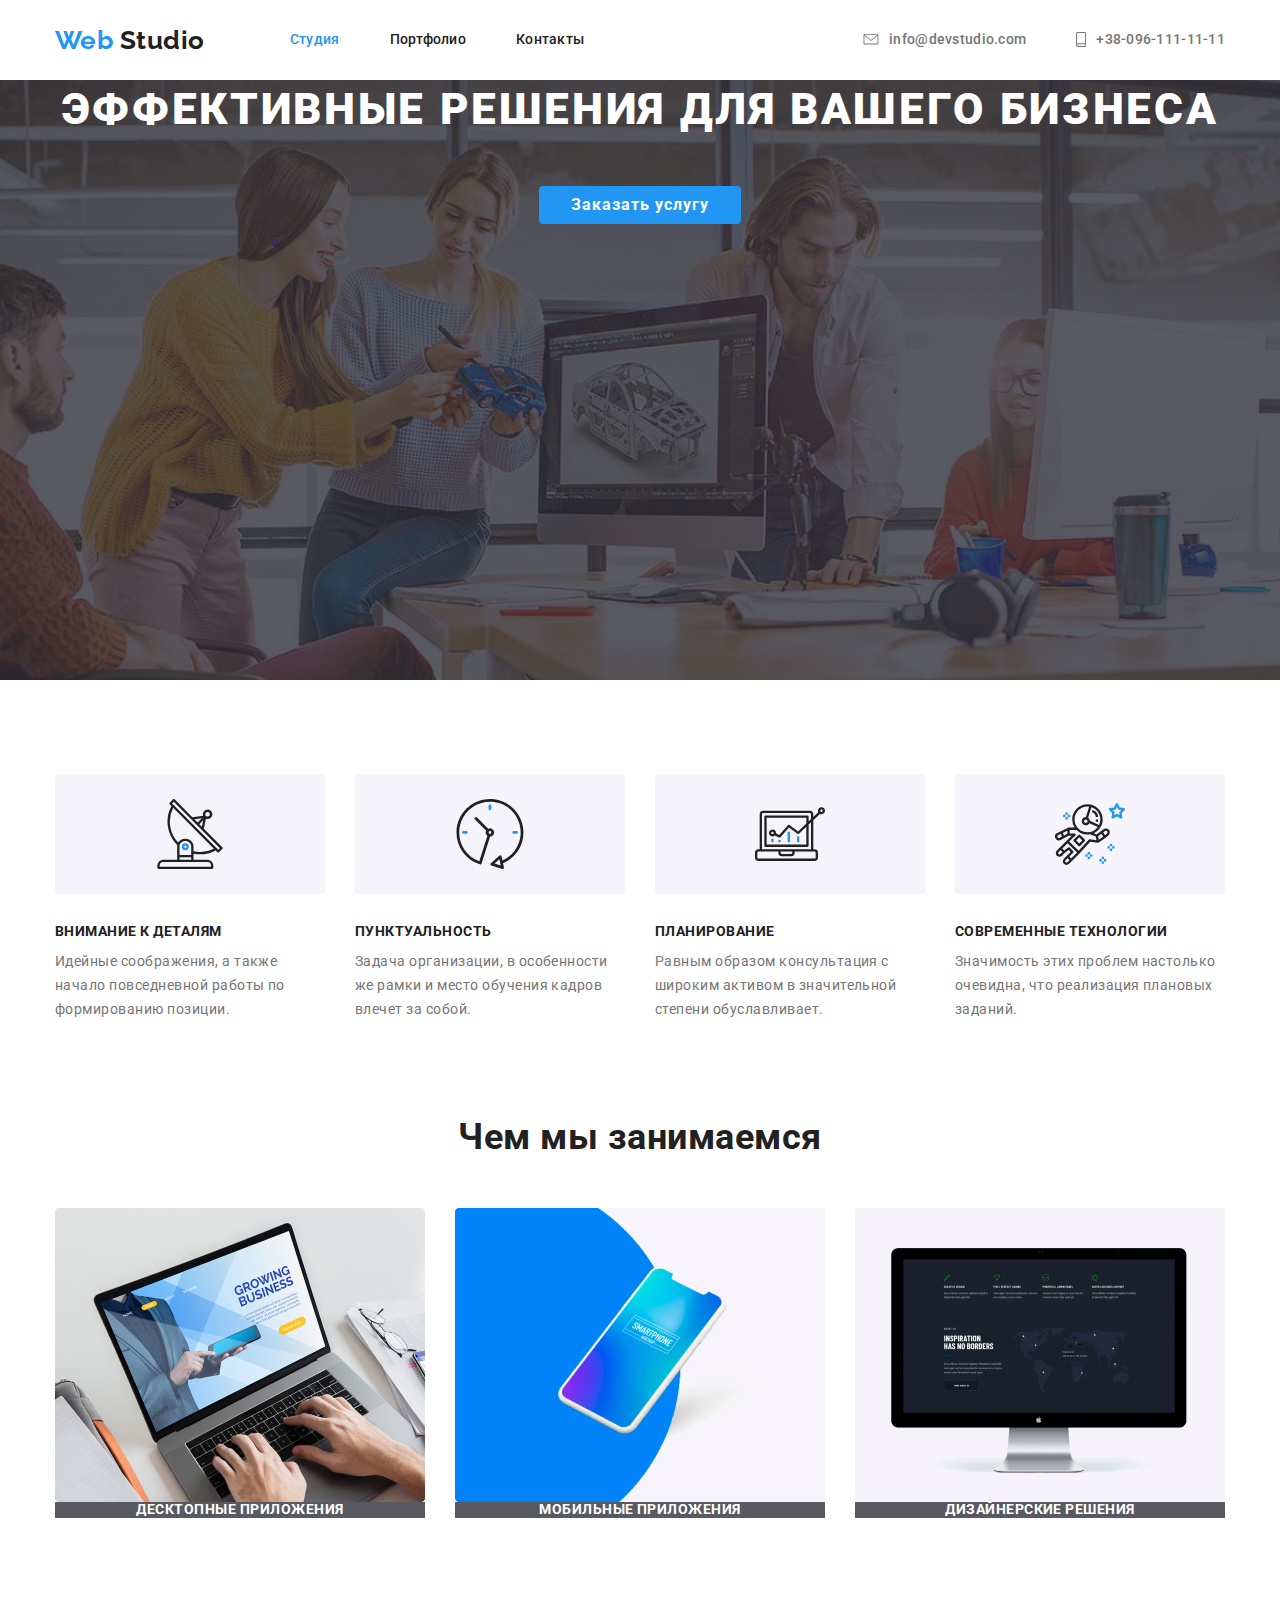
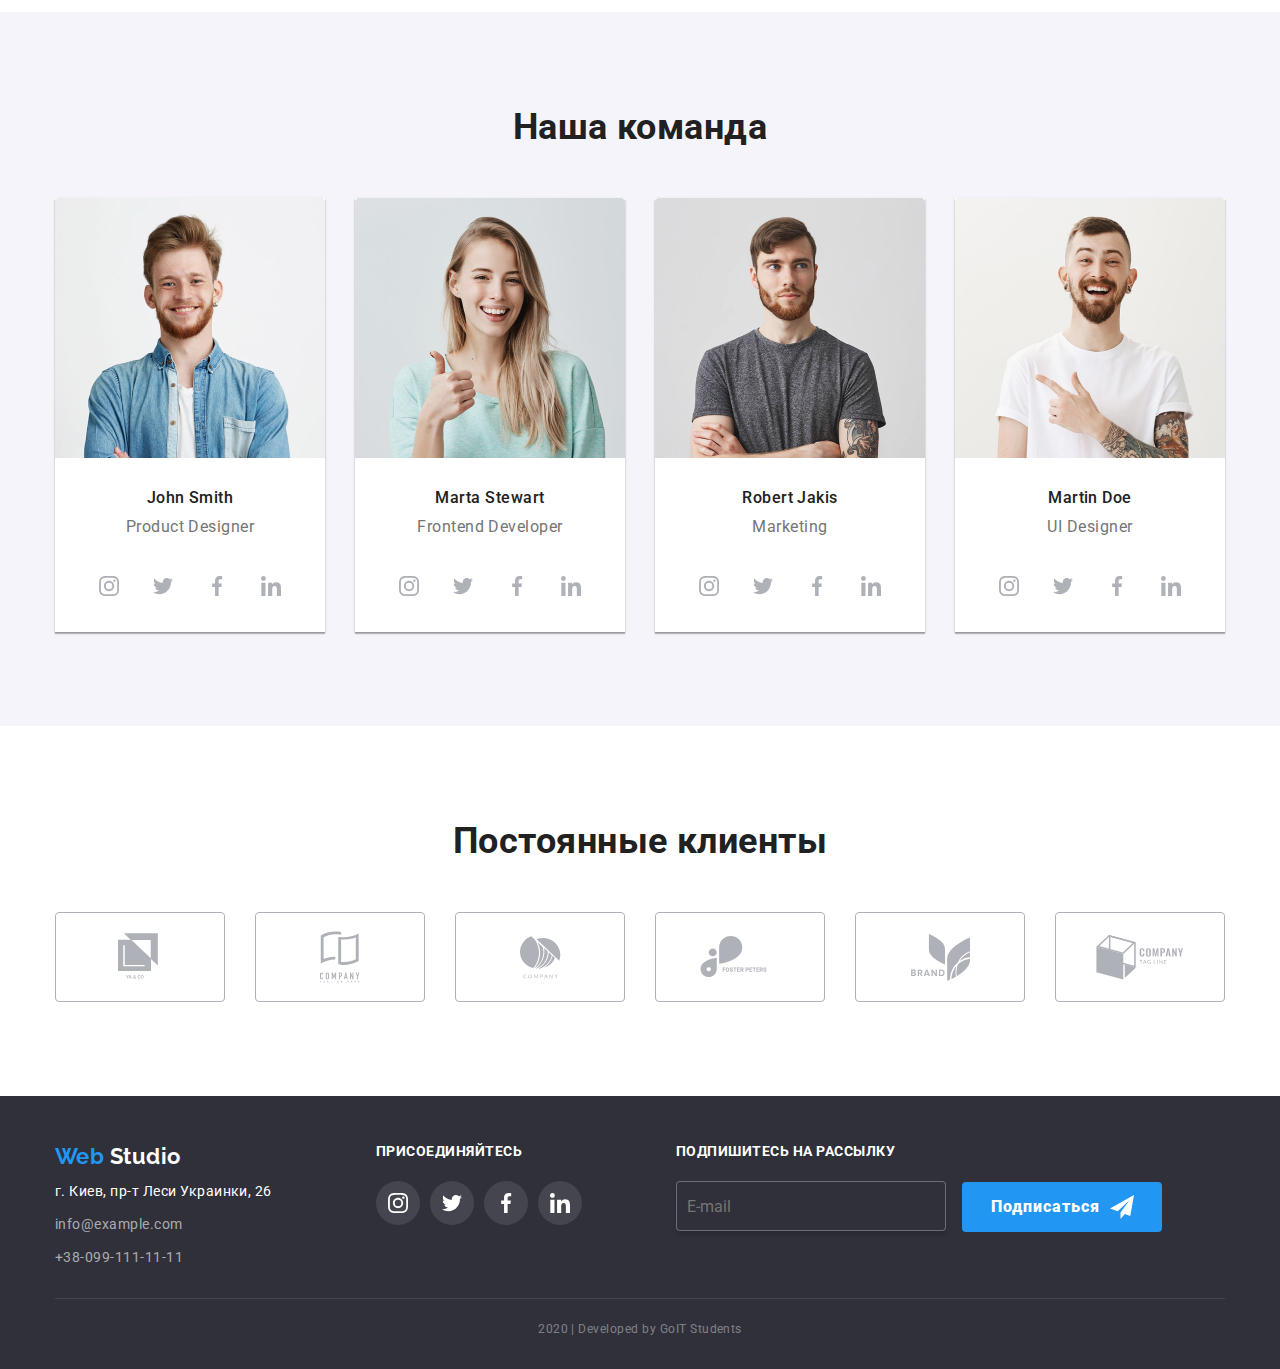
<file: index.html>
<!DOCTYPE html>
<html lang="ru">
  <head>
    <meta charset="UTF-8" />
    <meta name="viewport" content="width=device-width, initial-scale=1.0" />
    <title>web studio</title>
    <link
      href="https://fonts.googleapis.com/css2?family=Raleway:wght@700&family=Roboto:wght@400;500;700;900&display=swap"
      rel="stylesheet"
    />
    <link
      rel="stylesheet"
      href="https://cdnjs.cloudflare.com/ajax/libs/modern-normalize/0.6.0/modern-normalize.min.css"
    />
    <link rel="stylesheet" href="./css/styles.css" />
  </head>
  <body>
    <!-- Шапка сайта -->
    <header class="header">
      <div class="container style-header">
        <a href="./index.html" class="logo"> <span>web</span> studio </a>
        <nav>
          <ul class="navig">
            <li class="style">
              <a href="./index.html" class="link link-current">Студия</a>
            </li>
            <li class="style">
              <a href="./portfolio.html" class="link">Портфолио</a>
            </li>
            <li class="style"><a href="#" class="link">Контакты</a></li>
          </ul>
        </nav>
        <div class="contact">
          <ul class="navig">
            <li class="style">
              <a href="mailto:info@devstudio.com" class="link link-contact">
                <svg class="icon" width="16" height="11.2">
                  <use href="./images/sprite.svg#envelope"></use>
                </svg>
                info@devstudio.com</a
              >
            </li>
            <li class="style">
              <a href="tel:+380961111111" class="link link-contact">
                <svg class="icon" width="10" height="15">
                  <use href="./images/sprite.svg#smartphone"></use>
                </svg>
                +38-096-111-11-11</a
              >
            </li>
          </ul>
        </div>
      </div>
    </header>
    <main>
      <!-- Главный банер -->
      <section class="hero">
        <div class="container">
          <h1>эффективные решения для вашего бизнеса</h1>
          <button type="button" class="button">Заказать услугу</button>
        </div>
      </section>
      <!-- Особенности -->
      <section class="features">
        <div class="container">
          <h2>Особенности</h2>
          <ul>
            <li>
              <div class="background">
                <svg class="icon">
                  <use href="./images/sprite.svg#antenna"></use>
                </svg>
              </div>
              <h3>Внимание к деталям</h3>
              <p>
                Идейные соображения, а также начало повседневной работы по
                формированию позиции.
              </p>
            </li>
            <li>
              <div class="background">
                <svg class="icon">
                  <use href="./images/sprite.svg#clock"></use>
                </svg>
              </div>
              <h3>Пунктуальность</h3>
              <p>
                Задача организации, в особенности же рамки и место обучения
                кадров влечет за собой.
              </p>
            </li>
            <li>
              <div class="background">
                <svg class="icon">
                  <use href="./images/sprite.svg#diagram"></use>
                </svg>
              </div>
              <h3>Планирование</h3>
              <p>
                Равным образом консультация с широким активом в значительной
                степени обуславливает.
              </p>
            </li>
            <li>
              <div class="background">
                <svg class="icon">
                  <use href="./images/sprite.svg#astronaut"></use>
                </svg>
              </div>
              <h3>Современные технологии</h3>
              <p>
                Значимость этих проблем настолько очевидна, что реализация
                плановых заданий.
              </p>
            </li>
          </ul>
        </div>
      </section>
      <!-- Род занятий -->
      <section class="occupation">
        <div class="container">
          <h2>Чем мы занимаемся</h2>
          <ul>
            <li>
              <a href="#"
                ><img
                  src="./images/box1.jpg"
                  alt="Десктопные приложения"
                  width="370"
                  height="294"
              /></a>
              <h3>Десктопные приложения</h3>
            </li>
            <li>
              <a href="#"
                ><img
                  src="./images/box2.jpg"
                  alt="Мобильные приложения"
                  width="370"
                  height="294"
              /></a>
              <h3>Мобильные приложения</h3>
            </li>
            <li>
              <a href="#"
                ><img
                  src="./images/box3.jpg"
                  alt="Дизайнерские решения"
                  width="370"
                  height="294"
              /></a>
              <h3>Дизайнерские решения</h3>
            </li>
          </ul>
        </div>
      </section>
      <!-- Команда разработчиков -->
      <section class="team">
        <div class="container">
          <h2>Наша команда</h2>
          <ul class="card">
            <li>
              <img
                src="./images/john_smith.jpg"
                alt="John Smith"
                width="270"
                height="260"
              />
              <h3>John Smith</h3>
              <p>Product Designer</p>
              <ul class="social">
                <li>
                  <a href="https://www.instagram.com" class="social-link">
                    <svg width="20" height="20">
                      <use href="./images/sprite.svg#instagram"></use>
                    </svg>
                  </a>
                </li>
                <li>
                  <a href="https://www.twitter.com" class="social-link">
                    <svg width="20" height="20">
                      <use href="./images/sprite.svg#twitter"></use>
                    </svg>
                  </a>
                </li>
                <li>
                  <a href="https://www.facebook.com" class="social-link">
                    <svg width="20" height="20">
                      <use href="./images/sprite.svg#facebook"></use>
                    </svg>
                  </a>
                </li>
                <li>
                  <a href="https://www.linkedin.com" class="social-link">
                    <svg width="20" height="20">
                      <use href="./images/sprite.svg#linkedin"></use>
                    </svg>
                  </a>
                </li>
              </ul>
            </li>
            <li>
              <img
                src="./images/marta_stewart.jpg"
                alt="Marta Stewart"
                width="270"
                height="260"
              />
              <h3>Marta Stewart</h3>
              <p>Frontend Developer</p>
              <ul class="social">
                <li>
                  <a href="https://www.instagram.com" class="social-link">
                    <svg width="20" height="20">
                      <use href="./images/sprite.svg#instagram"></use>
                    </svg>
                  </a>
                </li>
                <li>
                  <a href="https://www.twitter.com" class="social-link">
                    <svg width="20" height="20">
                      <use href="./images/sprite.svg#twitter"></use>
                    </svg>
                  </a>
                </li>
                <li>
                  <a href="https://www.facebook.com" class="social-link">
                    <svg width="20" height="20">
                      <use href="./images/sprite.svg#facebook"></use>
                    </svg>
                  </a>
                </li>
                <li>
                  <a href="https://www.linkedin.com" class="social-link">
                    <svg width="20" height="20">
                      <use href="./images/sprite.svg#linkedin"></use>
                    </svg>
                  </a>
                </li>
              </ul>
            </li>
            <li>
              <img
                src="./images/robert_jakis.jpg"
                alt="Robert Jakis"
                width="270"
                height="260"
              />
              <h3>Robert Jakis</h3>
              <p>Marketing</p>
              <ul class="social">
                <li>
                  <a href="https://www.instagram.com" class="social-link">
                    <svg width="20" height="20">
                      <use href="./images/sprite.svg#instagram"></use>
                    </svg>
                  </a>
                </li>
                <li>
                  <a href="https://www.twitter.com" class="social-link">
                    <svg width="20" height="20">
                      <use href="./images/sprite.svg#twitter"></use>
                    </svg>
                  </a>
                </li>
                <li>
                  <a href="https://www.facebook.com" class="social-link">
                    <svg width="20" height="20">
                      <use href="./images/sprite.svg#facebook"></use>
                    </svg>
                  </a>
                </li>
                <li>
                  <a href="https://www.linkedin.com" class="social-link">
                    <svg width="20" height="20">
                      <use href="./images/sprite.svg#linkedin"></use>
                    </svg>
                  </a>
                </li>
              </ul>
            </li>
            <li>
              <img
                src="./images/martin_doe.jpg"
                alt="Martin Doe"
                width="270"
                height="260"
              />
              <h3>Martin Doe</h3>
              <p>UI Designer</p>
              <ul class="social">
                <li>
                  <a href="https://www.instagram.com" class="social-link">
                    <svg width="20" height="20">
                      <use href="./images/sprite.svg#instagram"></use>
                    </svg>
                  </a>
                </li>
                <li>
                  <a href="https://www.twitter.com" class="social-link">
                    <svg width="20" height="20">
                      <use href="./images/sprite.svg#twitter"></use>
                    </svg>
                  </a>
                </li>
                <li>
                  <a href="https://www.facebook.com" class="social-link">
                    <svg width="20" height="20">
                      <use href="./images/sprite.svg#facebook"></use>
                    </svg>
                  </a>
                </li>
                <li>
                  <a href="https://www.linkedin.com" class="social-link">
                    <svg width="20" height="20">
                      <use href="./images/sprite.svg#linkedin"></use>
                    </svg>
                  </a>
                </li>
              </ul>
            </li>
          </ul>
        </div>
      </section>
      <!-- Ссылки на партнеров -->
      <section class="customer">
        <div class="container">
          <h2>Постоянные клиенты</h2>
          <ul>
            <li>
              <a href="#" class="customer-link">
                <svg width="44" height="49">
                  <use href="./images/sprite.svg#logo-1"></use>
                </svg>
              </a>
            </li>
            <li>
              <a href="#" class="customer-link">
                <svg width="40" height="52">
                  <use href="./images/sprite.svg#logo-2"></use>
                </svg>
              </a>
            </li>
            <li>
              <a href="#" class="customer-link">
                <svg width="41" height="43">
                  <use href="./images/sprite.svg#logo-3"></use>
                </svg>
              </a>
            </li>
            <li>
              <a href="#" class="customer-link">
                <svg width="80" height="42">
                  <use href="./images/sprite.svg#logo-4"></use>
                </svg>
              </a>
            </li>
            <li>
              <a href="#" class="customer-link">
                <svg width="59" height="47">
                  <use href="./images/sprite.svg#logo-5"></use>
                </svg>
              </a>
            </li>
            <li>
              <a href="#" class="customer-link">
                <svg width="88" height="45">
                  <use href="./images/sprite.svg#logo-6"></use>
                </svg>
              </a>
            </li>
          </ul>
        </div>
      </section>
    </main>
    <!-- Подвал сайта -->
    <footer class="footer">
      <div class="container">
        <div class="footer-style">
          <div class="contacts-style">
            <a href="./index.html" class="footer-logo"
              ><span>web</span> studio</a
            >
            <address>
              <ul>
                <li class="address">г. Киев, пр-т Леси Украинки, 26</li>
                <li>
                  <a class="mail" href="mailto:info@example.com"
                    >info@example.com</a
                  >
                </li>
                <li>
                  <a class="tel" href="tel:+380991111111">+38-099-111-11-11</a>
                </li>
              </ul>
            </address>
          </div>
          <div class="social-style">
            <b>присоединяйтесь</b>
            <ul class="social">
              <li>
                <a href="https://www.instagram.com" class="main-link">
                  <svg width="20" height="20">
                    <use href="./images/sprite.svg#instagram"></use>
                  </svg>
                </a>
              </li>
              <li>
                <a href="https://www.twitter.com" class="main-link">
                  <svg width="20" height="20">
                    <use href="./images/sprite.svg#twitter"></use>
                  </svg>
                </a>
              </li>
              <li>
                <a href="https://www.facebook.com" class="main-link">
                  <svg width="20" height="20">
                    <use href="./images/sprite.svg#facebook"></use>
                  </svg>
                </a>
              </li>
              <li>
                <a href="https://www.linkedin.com" class="main-link">
                  <svg width="20" height="20">
                    <use href="./images/sprite.svg#linkedin"></use>
                  </svg>
                </a>
              </li>
            </ul>
          </div>
          <div class="form-stule">
            <b>подпишитесь на рассылку</b>
            <input type="email" placeholder="E-mail" value="" name="email" />
            <button type="button" class="button-footer">Подписаться</button>
          </div>
        </div>
        <div><p>2020 | Developed by GoIT Students</p></div>
      </div>
    </footer>
  </body>
</html>
</file>
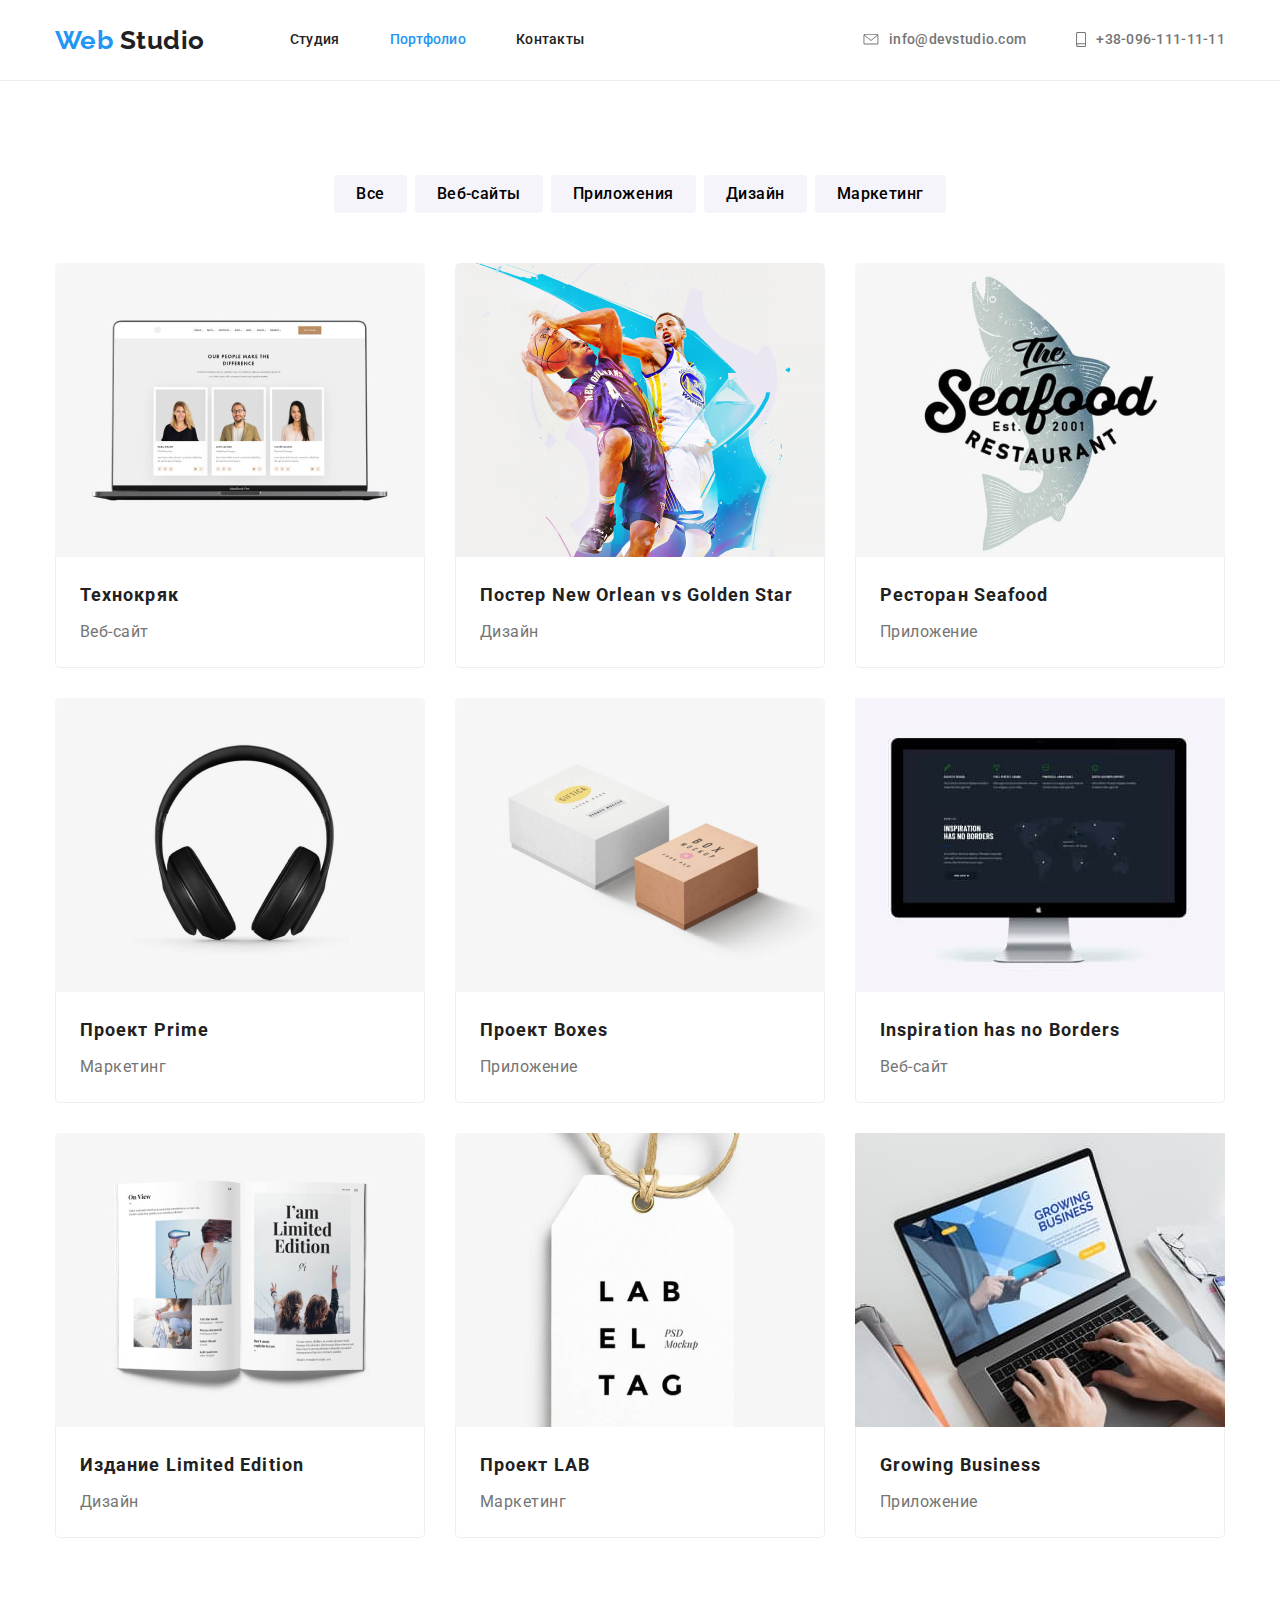
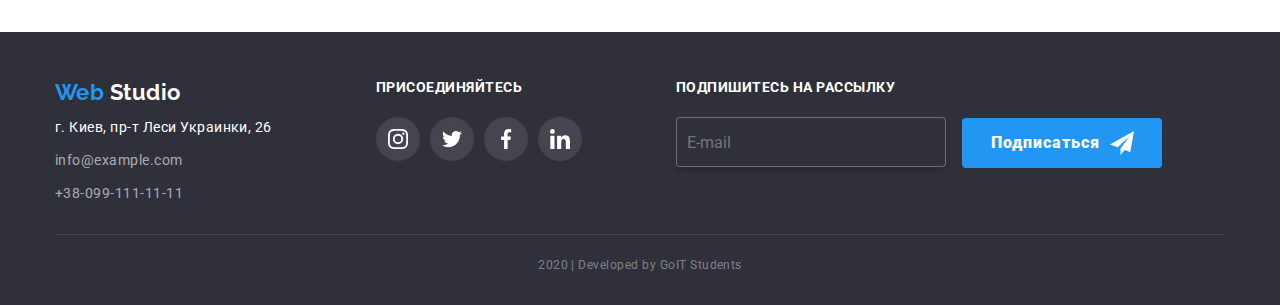
<file: portfolio.html>
<!DOCTYPE html>
<html lang="ru">
  <head>
    <meta charset="UTF-8" />
    <meta name="viewport" content="width=device-width, initial-scale=1.0" />
    <title>web studio</title>
    <link
      href="https://fonts.googleapis.com/css2?family=Raleway:wght@700&family=Roboto:wght@400;500;700;900&display=swap"
      rel="stylesheet"
    />
    <link
      rel="stylesheet"
      href="https://cdnjs.cloudflare.com/ajax/libs/modern-normalize/0.6.0/modern-normalize.min.css"
    />
    <link rel="stylesheet" href="./css/styles.css" />
  </head>
  <body>
    <!-- Шапка сайта -->
    <header class="header">
      <div class="container style-header">
        <a href="./index.html" class="logo"> <span>web</span> studio </a>
        <nav>
          <ul class="navig">
            <li class="style">
              <a href="./index.html" class="link">Студия</a>
            </li>
            <li class="style">
              <a href="./portfolio.html" class="link link-current">Портфолио</a>
            </li>
            <li class="style"><a href="#" class="link">Контакты</a></li>
          </ul>
        </nav>
        <div class="contact">
          <ul class="navig">
            <li class="style">
              <a href="mailto:info@devstudio.com" class="link link-contact">
                <svg class="icon" width="16" height="11.2">
                  <use href="./images/sprite.svg#envelope"></use>
                </svg>
                info@devstudio.com</a
              >
            </li>
            <li class="style">
              <a href="tel:+380961111111" class="link link-contact">
                <svg class="icon" width="10" height="15">
                  <use href="./images/sprite.svg#smartphone"></use>
                </svg>
                +38-096-111-11-11</a
              >
            </li>
          </ul>
        </div>
      </div>
    </header>
    <main>
      <!-- Портфолио -->
      <section class="portfolio">
        <div class="container">
          <h1>Портфолио</h1>
          <ul class="choice">
            <li>
              <button type="button" class="choice-button">Все</button>
            </li>
            <li>
              <button type="button" class="choice-button">Веб-сайты</button>
            </li>
            <li>
              <button type="button" class="choice-button">Приложения</button>
            </li>
            <li>
              <button type="button" class="choice-button">Дизайн</button>
            </li>
            <li>
              <button type="button" class="choice-button">Маркетинг</button>
            </li>
          </ul>
          <ul class="choice-card">
            <li class="card-style">
              <a href="#">
                <img
                  src="./images/img_1.jpg"
                  alt="Ноутбук"
                  width="370"
                  height="294"
                />
                <div class="card-content">
                  <h2>Технокряк</h2>
                  <p>Веб-сайт</p>
                  <p class="text">
                    Технокряк это современная площадка распространения
                    коронавируса. Компании используют эту платформу для
                    цифрового шпионажа и атак на защищённые сервера конкурентов.
                  </p>
                </div>
              </a>
            </li>
            <li class="card-style">
              <a href="#">
                <img
                  src="./images/img_2.jpg"
                  alt="Баскетбол"
                  width="370"
                  height="294"
                />
                <div class="card-content">
                  <h2>Постер New Orlean vs Golden Star</h2>
                  <p>Дизайн</p>
                  <p class="text">
                    Технокряк это современная площадка распространения
                    коронавируса. Компании используют эту платформу для
                    цифрового шпионажа и атак на защищённые сервера конкурентов.
                  </p>
                </div>
              </a>
            </li>
            <li class="card-style">
              <a href="#">
                <img
                  src="./images/img_3.jpg"
                  alt="Рыба"
                  width="370"
                  height="294"
                />
                <div class="card-content">
                  <h2>Ресторан Seafood</h2>
                  <p>Приложение</p>
                  <p class="text">
                    Технокряк это современная площадка распространения
                    коронавируса. Компании используют эту платформу для
                    цифрового шпионажа и атак на защищённые сервера конкурентов.
                  </p>
                </div>
              </a>
            </li>
            <li class="card-style">
              <a href="#">
                <img
                  src="./images/img_4.jpg"
                  alt="Наушники"
                  width="370"
                  height="294"
                />
                <div class="card-content">
                  <h2>Проект Prime</h2>
                  <p>Маркетинг</p>
                  <p class="text">
                    Технокряк это современная площадка распространения
                    коронавируса. Компании используют эту платформу для
                    цифрового шпионажа и атак на защищённые сервера конкурентов.
                  </p>
                </div>
              </a>
            </li>
            <li class="card-style">
              <a href="#">
                <img
                  src="./images/img_5.jpg"
                  alt="Две коробки"
                  width="370"
                  height="294"
                />
                <div class="card-content">
                  <h2>Проект Boxes</h2>
                  <p>Приложение</p>
                  <p class="text">
                    Технокряк это современная площадка распространения
                    коронавируса. Компании используют эту платформу для
                    цифрового шпионажа и атак на защищённые сервера конкурентов.
                  </p>
                </div>
              </a>
            </li>
            <li class="card-style">
              <a href="#">
                <img
                  src="./images/img_6.jpg"
                  alt="Монитор"
                  width="370"
                  height="294"
                />
                <div class="card-content">
                  <h2>Inspiration has no Borders</h2>
                  <p>Веб-сайт</p>
                  <p class="text">
                    Технокряк это современная площадка распространения
                    коронавируса. Компании используют эту платформу для
                    цифрового шпионажа и атак на защищённые сервера конкурентов.
                  </p>
                </div>
              </a>
            </li>
            <li class="card-style">
              <a href="#">
                <img
                  src="./images/img_7.jpg"
                  alt="Книга"
                  width="370"
                  height="294"
                />
                <div class="card-content">
                  <h2>Издание Limited Edition</h2>
                  <p>Дизайн</p>
                  <p class="text">
                    Технокряк это современная площадка распространения
                    коронавируса. Компании используют эту платформу для
                    цифрового шпионажа и атак на защищённые сервера конкурентов.
                  </p>
                </div>
              </a>
            </li>
            <li class="card-style">
              <a href="#">
                <img
                  src="./images/img_8.jpg"
                  alt="Бирка"
                  width="370"
                  height="294"
                />
                <div class="card-content">
                  <h2>Проект LAB</h2>
                  <p>Маркетинг</p>
                  <p class="text">
                    Технокряк это современная площадка распространения
                    коронавируса. Компании используют эту платформу для
                    цифрового шпионажа и атак на защищённые сервера конкурентов.
                  </p>
                </div>
              </a>
            </li>
            <li class="card-style">
              <a href="#">
                <img
                  src="./images/img_9.jpg"
                  alt="Ноутбук"
                  width="370"
                  height="294"
                />
                <div class="card-content">
                  <h2>Growing Business</h2>
                  <p>Приложение</p>
                  <p class="text">
                    Технокряк это современная площадка распространения
                    коронавируса. Компании используют эту платформу для
                    цифрового шпионажа и атак на защищённые сервера конкурентов.
                  </p>
                </div>
              </a>
            </li>
          </ul>
        </div>
      </section>
    </main>
    <!-- Подвал сайта -->
    <footer class="footer">
      <div class="container">
        <div class="footer-style">
          <div class="contacts-style">
            <a href="./index.html" class="footer-logo"
              ><span>web</span> studio</a
            >
            <address>
              <ul>
                <li class="address">г. Киев, пр-т Леси Украинки, 26</li>
                <li>
                  <a class="mail" href="mailto:info@example.com"
                    >info@example.com</a
                  >
                </li>
                <li>
                  <a class="tel" href="tel:+380991111111">+38-099-111-11-11</a>
                </li>
              </ul>
            </address>
          </div>
          <div class="social-style">
            <b>присоединяйтесь</b>
            <ul class="social">
              <li>
                <a href="https://www.instagram.com" class="main-link">
                  <svg width="20" height="20">
                    <use href="./images/sprite.svg#instagram"></use>
                  </svg>
                </a>
              </li>
              <li>
                <a href="https://www.twitter.com" class="main-link">
                  <svg width="20" height="20">
                    <use href="./images/sprite.svg#twitter"></use>
                  </svg>
                </a>
              </li>
              <li>
                <a href="https://www.facebook.com" class="main-link">
                  <svg width="20" height="20">
                    <use href="./images/sprite.svg#facebook"></use>
                  </svg>
                </a>
              </li>
              <li>
                <a href="https://www.linkedin.com" class="main-link">
                  <svg width="20" height="20">
                    <use href="./images/sprite.svg#linkedin"></use>
                  </svg>
                </a>
              </li>
            </ul>
          </div>
          <div class="form-stule">
            <b>подпишитесь на рассылку</b>
            <input type="email" placeholder="E-mail" value="" name="email" />
            <button type="button" class="button-footer">Подписаться</button>
          </div>
        </div>
        <div>
          <p>2020 | Developed by GoIT Students</p>
        </div>
      </div>
    </footer>
  </body>
</html>
</file>
<file: css/styles.css>
:root {
  --primary-color: #212121;
  --secondary-color: #757575;
  --akcent-color: #2196f3;
  --primary-background-color: #ffffff;
  --secondary-background-color: #e5e5e5;
}

/* bolt (700) normal (400) 500 900 roboto
Raleway bolt (700) */
/* Общие настройки */

body {
  color: var(--primary-color);
  background-color: var(--primary-background-color);
  font-family: roboto, sans-serif;
  letter-spacing: 0.03em;
}

a {
  text-decoration: none;
}

ul {
  margin-top: 0;
  margin-bottom: 0;
  padding-left: 0;

  list-style-type: none;
}

h2 {
  font-weight: 700;
  font-size: 36px;
  line-height: 1.17;
  text-align: center;
}

.container {
  margin-left: auto;
  margin-right: auto;
  width: 1200px;
  padding-left: 15px;
  padding-right: 15px;
}

img {
  display: block;
  width: 100%;
  height: auto;
}

/* Шапка */

.header {
  background-color: var(--primary-background-color);
}

/* Логотип */

.logo {
  margin-right: 85px;
  color: var(--primary-color);

  font-family: Raleway, sans-serif;
  font-weight: 700;
  font-size: 26px;
  line-height: 1.19;
  text-transform: capitalize;
}

.logo span {
  color: var(--akcent-color);
}

/* Навигация*/

.link {
  display: block;
  padding-top: 32px;
  padding-bottom: 32px;

  color: var(--primary-color);
}

.link-contact {
  color: var(--secondary-color);
  display: flex;
  align-items: center;
}

.contact .icon {
  margin-right: 10px;
  overflow: visible;
}

.link:focus,
.link:hover,
.link-current {
  color: var(--akcent-color);
  --color2: var(--akcent-color);
  --color4: var(--akcent-color);
}

.navig {
  display: flex;

  font-weight: 500;
  font-size: 14px;
  line-height: 1.14;
  letter-spacing: 0.02em;
}

.navig .style + .style {
  margin-left: 50px;
}

.contact {
  margin-left: auto;
}

.style-header {
  display: flex;
  align-items: center;
}

/* Герой */

.hero {
  text-align: center;
  height: 600px;
  max-width: 1600px;
  margin-left: auto;
  margin-right: auto;
  background-image: linear-gradient(
      to right,
      rgba(47, 48, 58, 0.8),
      rgba(47, 48, 58, 0.8)
    ),
    url(../images/hero.jpg);
  background-repeat: no-repeat;
  background-position: center;
  background-size: cver;
}

h1 {
  margin-top: 0px;
  margin-bottom: 46px;

  color: var(--primary-background-color);

  font-weight: 900;
  font-size: 44px;
  line-height: 1.36;
  text-align: center;
  letter-spacing: 0.06em;
  text-transform: uppercase;
}

/* Кнопка заказ услуги */

.button {
  border: 4px solid var(--akcent-color);
  border-radius: 4px;
  padding: 6px 28px;

  color: var(--primary-background-color);
  background-color: var(--akcent-color);
  font-weight: 700;
  font-size: 16px;
  line-height: 1.15;
  letter-spacing: 0.06em;
}

/* Особенности */

section.features {
  padding-top: 94px;
  background-color: var(--primary-background-color);
}

.features ul {
  display: flex;
}

.features li + li {
  margin-left: 30px;
}

.features li {
  width: 270px;
}

.features h2 {
  font-size: 0;
  margin-top: 0;
}

.features h3 {
  font-weight: 700;
  font-size: 14px;
  line-height: 1.14;
  text-transform: uppercase;
  margin-top: 0;
  margin-bottom: 10px;
}

.features p {
  font-size: 14px;
  line-height: 1.71;
  color: var(--secondary-color);
  margin: 0;
}

.features div.background {
  background: #f5f4fa;
  border-radius: 4px;
  width: 270px;
  height: 120px;
  margin-bottom: 30px;
  display: flex;
  align-items: center;
  justify-content: center;
}

.background .icon {
  width: 70px;
  height: 70px;
}

.features a {
  display: block;
  width: 270px;
  height: 120px;
  margin-bottom: 30px;
  background-color: #f5f4fa;
}

/* Род занятий */

section.occupation {
  padding-bottom: 94px;
  padding-top: 94px;
}

.occupation h2 {
  margin-top: 0;
  margin-bottom: 50px;
}

.occupation ul {
  display: flex;
  padding: 0;
}

.occupation li + li {
  margin-left: 30px;
}

.occupation li {
  width: 370px;
}

.occupation h3 {
  color: var(--primary-background-color);
  background-color: rgba(47, 48, 58, 0.8);
  font-weight: 700;
  font-size: 14px;
  line-height: 1.14;
  text-align: center;
  text-transform: uppercase;
  margin: 0;
}

/* Команда */

section.team {
  padding-top: 94px;
  padding-bottom: 94px;
  background-color: #f5f4fa;
}

.team h2 {
  margin-top: 0;
  margin-bottom: 50px;
}

.card h3 {
  font-weight: 500;
  font-size: 16px;
  line-height: 1.19;
  margin-top: 0;
  margin-bottom: 10px;
  text-align: center;
}

.card p {
  font-size: 16px;
  line-height: 1.19;
  color: var(--secondary-color);
  margin-top: 0;
  margin-bottom: 28px;
  text-align: center;
}

.card img {
  margin-bottom: 30px;
}

.social img {
  margin-bottom: 0;
}

.team ul.card {
  display: flex;
}

.card > li {
  background-color: var(--primary-background-color);
  padding-bottom: 24px;
  width: 270px;
  box-shadow: 0px 2px 1px rgba(0, 0, 0, 0.2), 0px 1px 1px rgba(0, 0, 0, 0.14),
    0px 1px 3px rgba(0, 0, 0, 0.12);
}

.card li + li {
  margin-left: 30px;
}

.social li + li {
  margin-left: 10px;
}

.card ul.social {
  display: flex;
  justify-content: center;
}

.social-link {
  display: flex;
  width: 44px;
  height: 44px;
  align-items: center;
  justify-content: center;
  border-radius: 50%;
  background-color: var(--primary-background-color);
}

.social-link:hover,
.social-link:focus {
  background-color: var(--akcent-color);
  --color3: var(--primary-background-color);
}

/* Клиенты */

section.customer {
  padding-top: 94px;
  padding-bottom: 94px;
}

.customer h2 {
  margin-top: 0;
  margin-bottom: 50px;
}

.customer ul {
  display: flex;
  padding: 0;
}

.customer li + li {
  margin-left: 30px;
}

.customer-link {
  display: flex;
  justify-content: center;
  align-items: center;
  width: 170px;
  height: 90px;
  border: 1px solid #afb1b8;
  border-radius: 4px;
}

.customer-link:hover,
.customer-link:focus {
  border: 1px solid var(--akcent-color);
  --color3: var(--akcent-color);
}

/* Подвал */

footer.footer {
  color: var(--primary-background-color);
  background-color: #2f303a;
  padding-top: 48px;
  padding-bottom: 28px;
}
.footer-logo {
  color: #ffffff;
  font-family: Raleway, sans-serif;
  font-weight: 700;
  font-size: 22px;
  line-height: 1.18;
  text-transform: capitalize;
  display: block;
  margin-bottom: 10px;
}

.footer-logo span {
  color: var(--akcent-color);
}

.contacts-style {
  width: 321px;
}

.address {
  font-style: normal;
  font-size: 14px;
  line-height: 1.71;
}

address ul {
  padding-left: 0;
}

address li {
  padding-bottom: 9px;
}

address li:last-child {
  padding-bottom: 28px;
}

.mail {
  color: rgba(255, 255, 255, 0.6);
  font-style: normal;
  font-size: 14px;
  line-height: 1.71;
}

.tel {
  color: rgba(255, 255, 255, 0.6);
  font-style: normal;
  font-size: 14px;
  line-height: 1.71;
}

.footer b {
  font-weight: 700;
  font-size: 14px;
  line-height: 1.14;
  text-transform: uppercase;
  display: flex;
  margin-bottom: 21px;
}

.footer p {
  font-size: 12px;
  line-height: 2;
  text-align: center;
  color: rgba(255, 255, 255, 0.4);
  display: block;
  margin: 0;
  padding-top: 18px;
  border-top: 1px solid rgba(255, 255, 255, 0.1);
}

.footer-style {
  display: flex;
  align-items: top;
}

.footer .social {
  padding-left: 0;
  display: flex;
  justify-content: center;
}

.footer .social li + li {
  margin-left: 10px;
}

.main-link {
  display: flex;
  justify-content: center;
  align-items: center;
  width: 44px;
  height: 44px;
  border-radius: 50%;
  background-color: rgba(255, 255, 255, 0.1);
  --color3: var(--primary-background-color);
}

.main-link:hover,
.main-link:focus {
  background-color: var(--akcent-color);
}

.mail:hover,
.mail:focus {
  color: var(--akcent-color);
}

.tel:hover,
.tel:focus {
  color: var(--akcent-color);
}

.social-style {
  width: 206px;
  margin-right: 94px;
}

.form-style {
  width: 570px;
}

.button-footer {
  color: #ffffff;
  background-color: var(--akcent-color);
  font-weight: 900;
  font-size: 16px;
  line-height: 1.88;
  letter-spacing: 0.06em;
  border: 4px solid var(--akcent-color);
  border-radius: 4px;
  padding: 6px 4px;
  min-width: 200px;
  margin-left: 12px;
  display: inline-flex;
  align-items: center;
  justify-content: center;
}

.footer input {
  background-color: #2f303a;
  color: #ffffff;
  width: 270px;
  height: 50px;
  border: 1px solid rgba(255, 255, 255, 0.3);
  box-shadow: 0px 4px 4px rgba(0, 0, 0, 0.15);
  border-radius: 4px;
  padding-left: 10px;
}

.button-footer::after {
  content: "";
  height: 24px;
  width: 24px;
  margin-left: 10px;
  background-image: url(../images/send.svg);
}

.button-footer svg {
  margin-left: 10px;
}

/* Портфолио */

section.portfolio {
  padding-top: 94px;
  padding-bottom: 94px;
  background-color: var(--primary-background-color);
  border-top: 1px solid #ececec;
}

.choice-button {
  font-weight: 500;
  font-size: 16px;
  line-height: 1.63;
  letter-spacing: 0.03em;
  background: #f5f4fa;
  border: 4px solid #f5f4fa;
  border-radius: 4px;
  padding: 2px 18px;
}

.choice-button:hover,
.choice-button:focus {
  background: var(--akcent-color);
  color: var(--primary-background-color);
  border: 4px solid var(--akcent-color);
  box-shadow: 0px 2px 2px rgba(0, 0, 0, 0.12), 0px 1px 2px rgba(0, 0, 0, 0.08),
    0px 3px 1px rgba(0, 0, 0, 0.1);
}

.portfolio h1 {
  font-size: 0px;
  margin: 0;
}

.portfolio .text {
  font-size: 0px;
  margin: 0;
}

ul.choice {
  display: flex;
  justify-content: center;
  padding-left: 0;
  margin-bottom: 50px;
}

.choice li + li {
  margin-left: 8px;
}

ul.choice-card {
  display: flex;
  padding-left: 0;
  flex-wrap: wrap;
}

.choice-card li {
  margin-right: 30px;
  margin-bottom: 30px;
  background: var(--primary-background-color);
  width: 370px;
  border-top-left-radius: 5px;
  border-top-right-radius: 5px;
}

.choice-card li:nth-child(3n) {
  margin-right: 0;
}

.choice-card li:nth-last-child(-n + 3) {
  margin-bottom: 0;
}

.card-style:hover,
.card-style:focus {
  box-shadow: 1px 4px 6px rgba(0, 0, 0, 0.16), 0px 4px 4px rgba(0, 0, 0, 0.06),
    0px 1px 1px rgba(0, 0, 0, 0.12);
}

.card-content {
  padding: 20px 24px;
  border-right: 1px solid #eeeeee;
  border-bottom: 1px solid #eeeeee;
  border-left: 1px solid #eeeeee;
  border-bottom-left-radius: 5px;
  border-bottom-right-radius: 5px;
}

.portfolio h2 {
  font-weight: 700;
  font-size: 18px;
  line-height: 2;
  letter-spacing: 0.06em;
  color: var(--primary-color);
  text-align: left;
  margin-top: 0;
  margin-bottom: 4px;
}
.portfolio p {
  font-size: 16px;
  line-height: 1.88;
  letter-spacing: 0.03em;
  color: var(--secondary-color);
  margin: 0;
}
</file>
